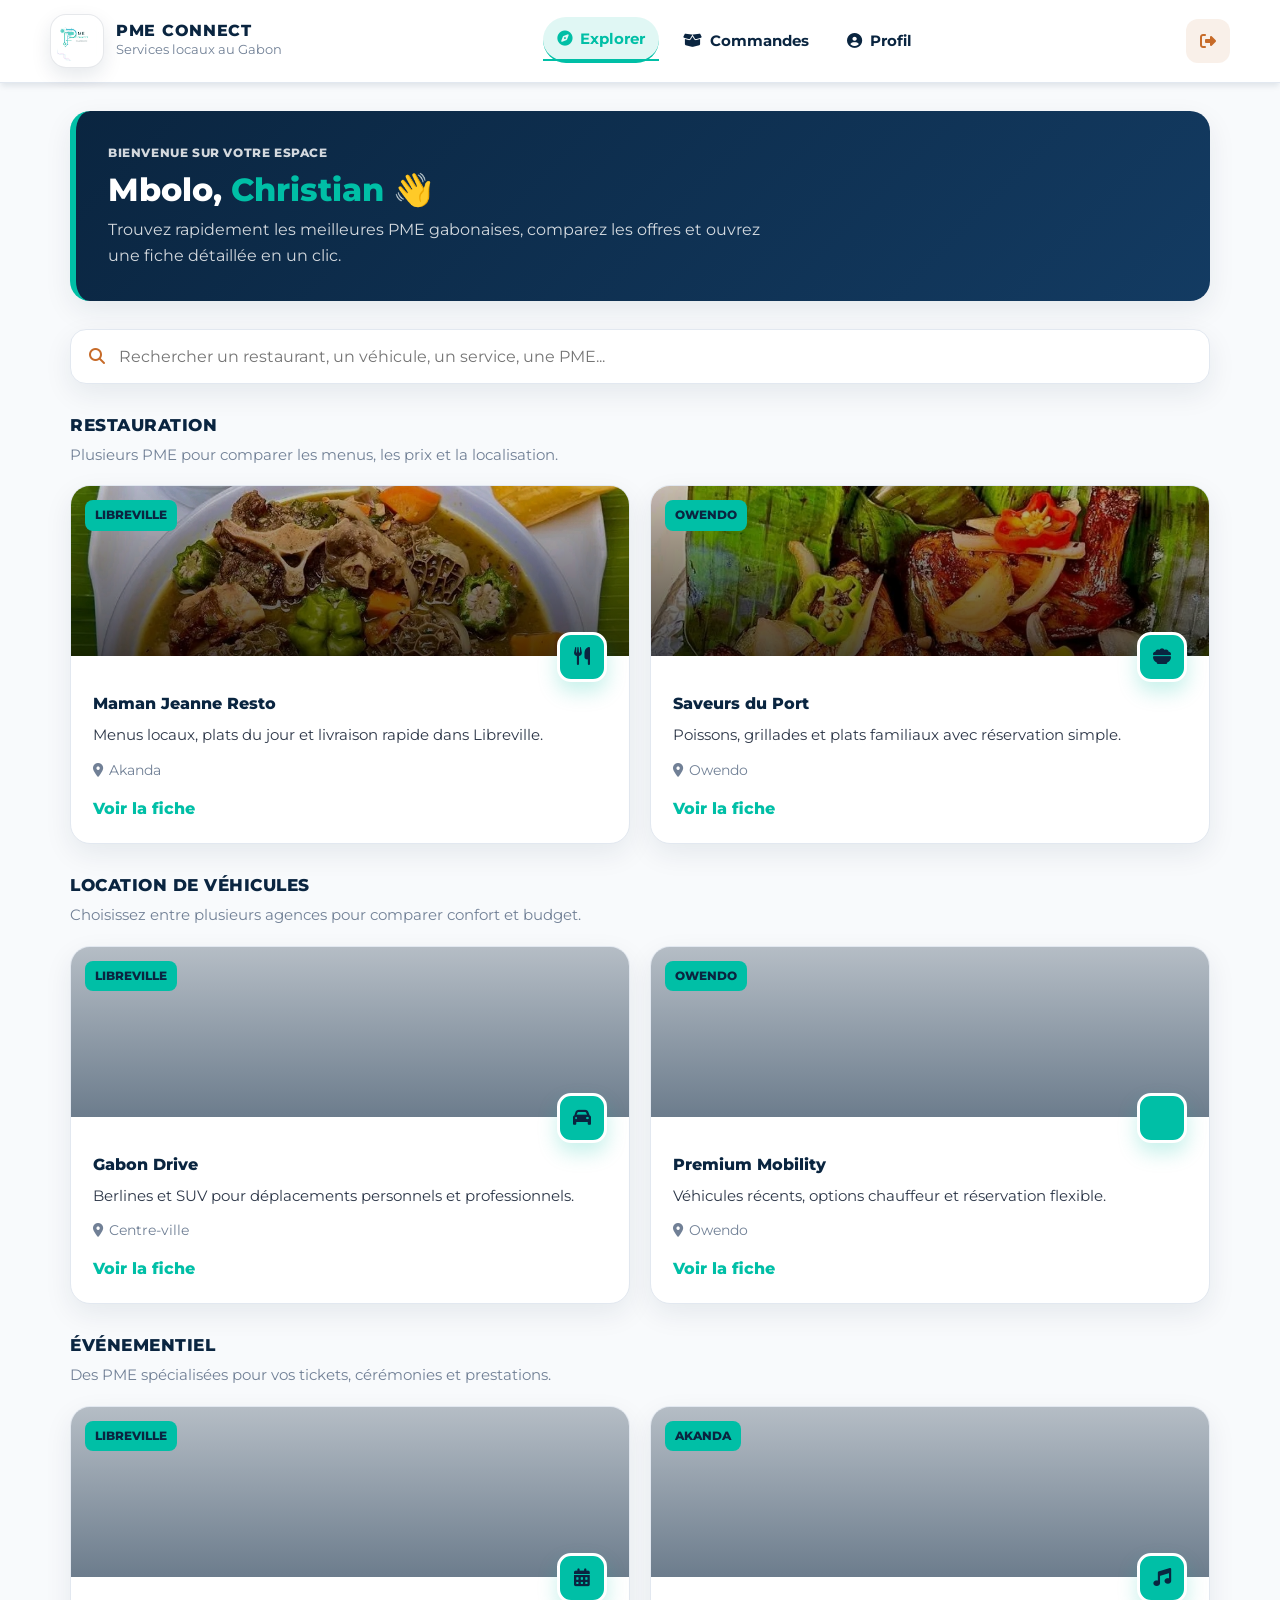
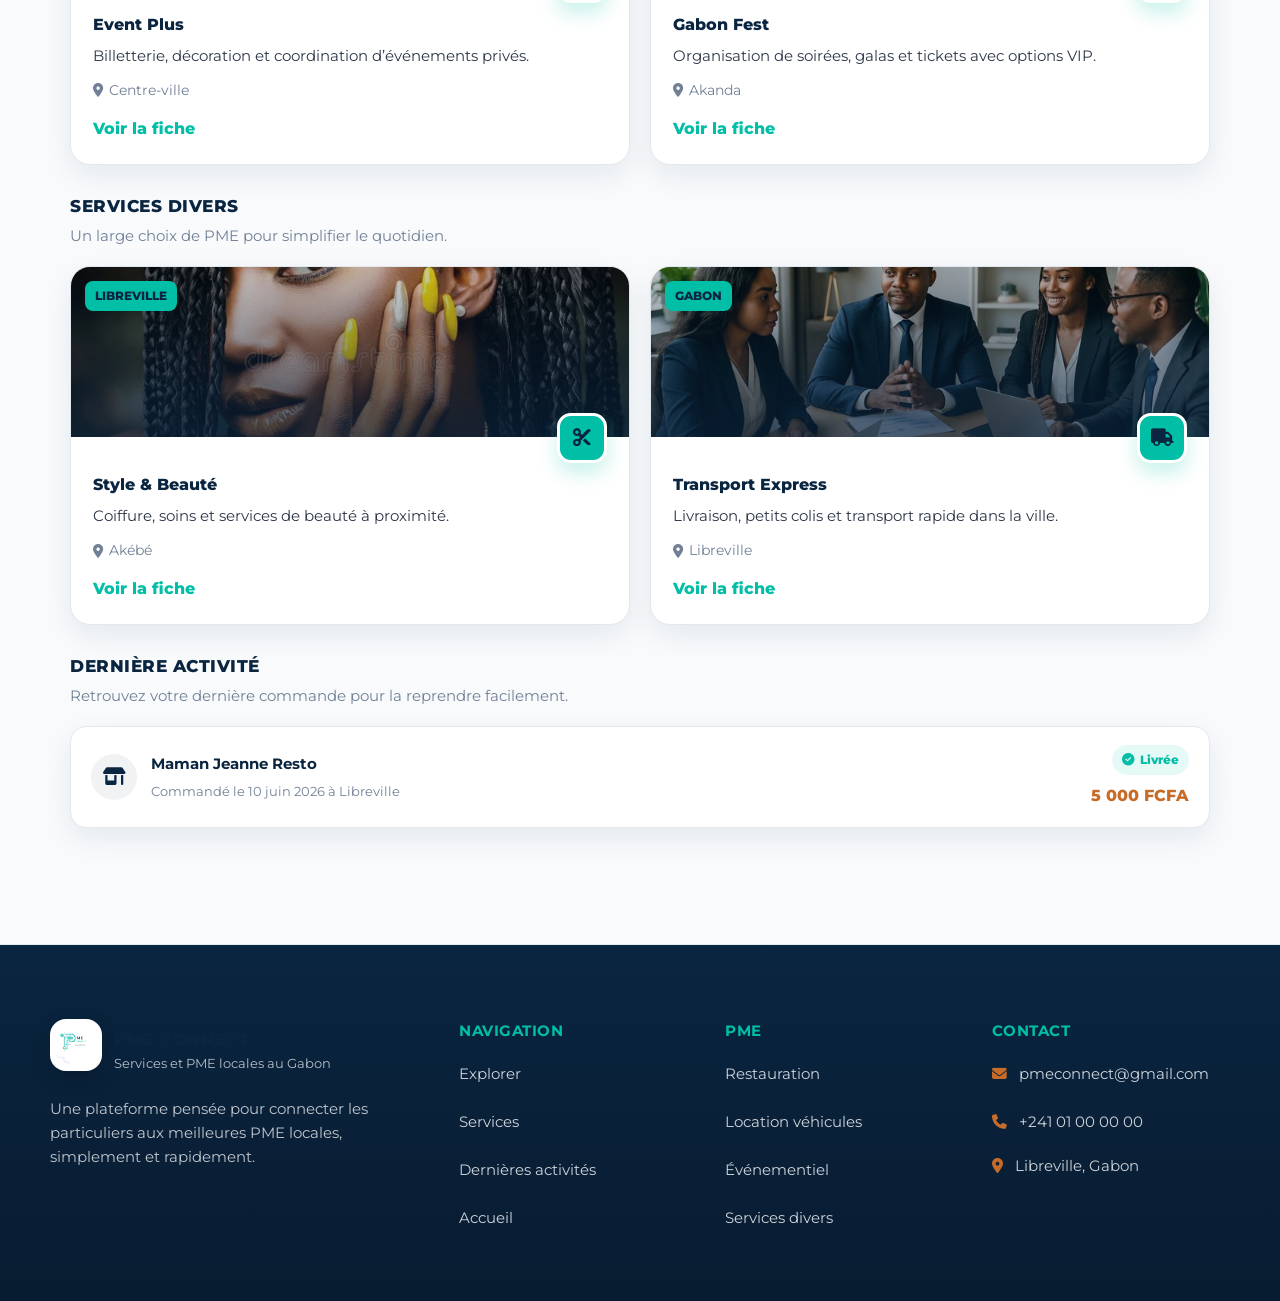
<file: client.html>
<!DOCTYPE html>
<html lang="fr">
<head>
    <meta charset="UTF-8">
    <meta name="viewport" content="width=device-width, initial-scale=1.0">
    <title>Espace Client - PME CONNECT</title>
    <link rel="preconnect" href="https://fonts.googleapis.com">
    <link rel="preconnect" href="https://fonts.gstatic.com" crossorigin>
    <link href="https://fonts.googleapis.com/css2?family=Plus+Jakarta+Sans:wght@400;500;600;700;800&display=swap" rel="stylesheet">
    <link rel="stylesheet" href="css/style.css">
    <link rel="stylesheet" href="https://cdnjs.cloudflare.com/ajax/libs/font-awesome/6.4.0/css/all.min.css">
</head>
<body class="client-body">

    <header class="navbar">
        <div class="container nav-container">
            <a href="#" class="brand-client">
                <img src="assets/images/logo1.jpeg" alt="PME CONNECT" class="brand-client-logo">
                <div class="brand-client-text">
                    <span>PME CONNECT</span>
                    <small>Services locaux au Gabon</small>
                </div>
            </a>

            <nav class="nav-links" aria-label="Navigation client">
                <a href="#services" class="active"><i class="fa-solid fa-compass"></i> Explorer</a>
                <a href="#"><i class="fa-solid fa-box-open"></i> Commandes</a>
                <a href="#"><i class="fa-solid fa-circle-user"></i> Profil</a>
            </nav>

            <a href="index.html" class="btn-logout-client" title="Déconnexion">
                <i class="fa-solid fa-right-from-bracket"></i>
            </a>
        </div>
    </header>

    <main class="container client-hub-main">
        <section class="welcome-banner-client">
            <div class="welcome-text">
                <p class="client-kicker">Bienvenue sur votre espace</p>
                <h1>Mbolo, <span class="client-name">Christian</span> 👋</h1>
                <p>Trouvez rapidement les meilleures PME gabonaises, comparez les offres et ouvrez une fiche détaillée en un clic.</p>
            </div>
        </section>

        <section class="search-container-box" aria-label="Recherche">
            <div class="search-bar-area">
                <i class="fa-solid fa-magnifying-glass"></i>
                <input type="text" placeholder="Rechercher un restaurant, un véhicule, un service, une PME...">
            </div>
        </section>

        <section class="services-section" id="services">
            <div class="section-head">
                <h2 class="hub-section-title">Restauration</h2>
                <p>Plusieurs PME pour comparer les menus, les prix et la localisation.</p>
            </div>

            <div class="service-grid">
                <a href="restaurant.html" class="hub-cat-card-premium">
                    <div class="card-image-bg card-resto-1">
                        <span class="card-badge-tag">Libreville</span>
                    </div>
                    <div class="card-premium-body">
                        <div class="card-premium-icon"><i class="fa-solid fa-utensils"></i></div>
                        <h3>Maman Jeanne Resto</h3>
                        <p>Menus locaux, plats du jour et livraison rapide dans Libreville.</p>
                        <span class="card-meta"><i class="fa-solid fa-location-dot"></i> Akanda</span>
                        <span class="card-cta">Voir la fiche</span>
                    </div>
                </a>

                <a href="restaurant.html" class="hub-cat-card-premium">
                    <div class="card-image-bg card-resto-2">
                        <span class="card-badge-tag">Owendo</span>
                    </div>
                    <div class="card-premium-body">
                        <div class="card-premium-icon"><i class="fa-solid fa-bowl-food"></i></div>
                        <h3>Saveurs du Port</h3>
                        <p>Poissons, grillades et plats familiaux avec réservation simple.</p>
                        <span class="card-meta"><i class="fa-solid fa-location-dot"></i> Owendo</span>
                        <span class="card-cta">Voir la fiche</span>
                    </div>
                </a>
            </div>
        </section>

        <section class="services-section">
            <div class="section-head">
                <h2 class="hub-section-title">Location de véhicules</h2>
                <p>Choisissez entre plusieurs agences pour comparer confort et budget.</p>
            </div>

            <div class="service-grid">
                <a href="vehicules.html" class="hub-cat-card-premium">
                    <div class="card-image-bg card-auto-1">
                        <span class="card-badge-tag">Libreville</span>
                    </div>
                    <div class="card-premium-body">
                        <div class="card-premium-icon"><i class="fa-solid fa-car"></i></div>
                        <h3>Gabon Drive</h3>
                        <p>Berlines et SUV pour déplacements personnels et professionnels.</p>
                        <span class="card-meta"><i class="fa-solid fa-location-dot"></i> Centre-ville</span>
                        <span class="card-cta">Voir la fiche</span>
                    </div>
                </a>

                <a href="vehicules.html" class="hub-cat-card-premium">
                    <div class="card-image-bg card-auto-2">
                        <span class="card-badge-tag">Owendo</span>
                    </div>
                    <div class="card-premium-body">
                        <div class="card-premium-icon"><i class="fa-solid fa-suv"></i></div>
                        <h3>Premium Mobility</h3>
                        <p>Véhicules récents, options chauffeur et réservation flexible.</p>
                        <span class="card-meta"><i class="fa-solid fa-location-dot"></i> Owendo</span>
                        <span class="card-cta">Voir la fiche</span>
                    </div>
                </a>
            </div>
        </section>

        <section class="services-section">
            <div class="section-head">
                <h2 class="hub-section-title">Événementiel</h2>
                <p>Des PME spécialisées pour vos tickets, cérémonies et prestations.</p>
            </div>

            <div class="service-grid">
                <a href="evenementiel.html" class="hub-cat-card-premium">
                    <div class="card-image-bg card-event-1">
                        <span class="card-badge-tag">Libreville</span>
                    </div>
                    <div class="card-premium-body">
                        <div class="card-premium-icon"><i class="fa-solid fa-calendar-days"></i></div>
                        <h3>Event Plus</h3>
                        <p>Billetterie, décoration et coordination d’événements privés.</p>
                        <span class="card-meta"><i class="fa-solid fa-location-dot"></i> Centre-ville</span>
                        <span class="card-cta">Voir la fiche</span>
                    </div>
                </a>

                <a href="evenementiel.html" class="hub-cat-card-premium">
                    <div class="card-image-bg card-event-2">
                        <span class="card-badge-tag">Akanda</span>
                    </div>
                    <div class="card-premium-body">
                        <div class="card-premium-icon"><i class="fa-solid fa-music"></i></div>
                        <h3>Gabon Fest</h3>
                        <p>Organisation de soirées, galas et tickets avec options VIP.</p>
                        <span class="card-meta"><i class="fa-solid fa-location-dot"></i> Akanda</span>
                        <span class="card-cta">Voir la fiche</span>
                    </div>
                </a>
            </div>
        </section>

        <section class="services-section">
            <div class="section-head">
                <h2 class="hub-section-title">Services divers</h2>
                <p>Un large choix de PME pour simplifier le quotidien.</p>
            </div>

            <div class="service-grid">
                <a href="services-divers.html" class="hub-cat-card-premium">
                    <div class="card-image-bg card-divers-1">
                        <span class="card-badge-tag">Libreville</span>
                    </div>
                    <div class="card-premium-body">
                        <div class="card-premium-icon"><i class="fa-solid fa-scissors"></i></div>
                        <h3>Style & Beauté</h3>
                        <p>Coiffure, soins et services de beauté à proximité.</p>
                        <span class="card-meta"><i class="fa-solid fa-location-dot"></i> Akébé</span>
                        <span class="card-cta">Voir la fiche</span>
                    </div>
                </a>

                <a href="services-divers.html" class="hub-cat-card-premium">
                    <div class="card-image-bg card-divers-2">
                        <span class="card-badge-tag">Gabon</span>
                    </div>
                    <div class="card-premium-body">
                        <div class="card-premium-icon"><i class="fa-solid fa-truck"></i></div>
                        <h3>Transport Express</h3>
                        <p>Livraison, petits colis et transport rapide dans la ville.</p>
                        <span class="card-meta"><i class="fa-solid fa-location-dot"></i> Libreville</span>
                        <span class="card-cta">Voir la fiche</span>
                    </div>
                </a>
            </div>
        </section>

        <section class="client-history-section">
            <div class="section-head">
                <h2 class="hub-section-title">Dernière activité</h2>
                <p>Retrouvez votre dernière commande pour la reprendre facilement.</p>
            </div>

            <div class="recent-order-card-premium">
                <div class="order-left-side">
                    <div class="shop-avatar-logo"><i class="fa-solid fa-shop"></i></div>
                    <div class="order-shop-info">
                        <strong>Maman Jeanne Resto</strong>
                        <span>Commandé le 10 juin 2026 à Libreville</span>
                    </div>
                </div>

                <div class="order-right-side">
                    <span class="badge-success-premium"><i class="fa-solid fa-circle-check"></i> Livrée</span>
                    <strong class="order-price-tag">5 000 FCFA</strong>
                </div>
            </div>
        </section>
    </main>
<footer class="site-footer">
    <div class="container footer-container">
        <div class="footer-brand">
            <a href="index.html" class="footer-logo-link">
                <img src="assets/images/logo1.jpeg" alt="PME CONNECT" class="footer-logo">
                <div class="footer-brand-text">
                    <strong>PME CONNECT</strong>
                    <span>Services et PME locales au Gabon</span>
                </div>
            </a>
            <p>
                Une plateforme pensée pour connecter les particuliers aux meilleures PME locales, simplement et rapidement.
            </p>
        </div>

        <div class="footer-column">
            <h4>Navigation</h4>
            <a href="client.html">Explorer</a>
            <a href="client.html#services">Services</a>
            <a href="client.html#actus">Dernières activités</a>
            <a href="index.html">Accueil</a>
        </div>

        <div class="footer-column">
            <h4>PME</h4>
            <a href="restaurant-menu.html">Restauration</a>
            <a href="vehicules.html">Location véhicules</a>
            <a href="evenementiel.html">Événementiel</a>
            <a href="services-divers.html">Services divers</a>
        </div>

        <div class="footer-column">
            <h4>Contact</h4>
            <a href="mailto:pmeconnect@gmail.com"><i class="fa-solid fa-envelope"></i> pmeconnect@gmail.com</a>
            <a href="tel:+24101000000"><i class="fa-solid fa-phone"></i> +241 01 00 00 00</a>
            <span><i class="fa-solid fa-location-dot"></i> Libreville, Gabon</span>
        </div>
    </div>
    </div>
</footer>
</body>
</html>
</file>
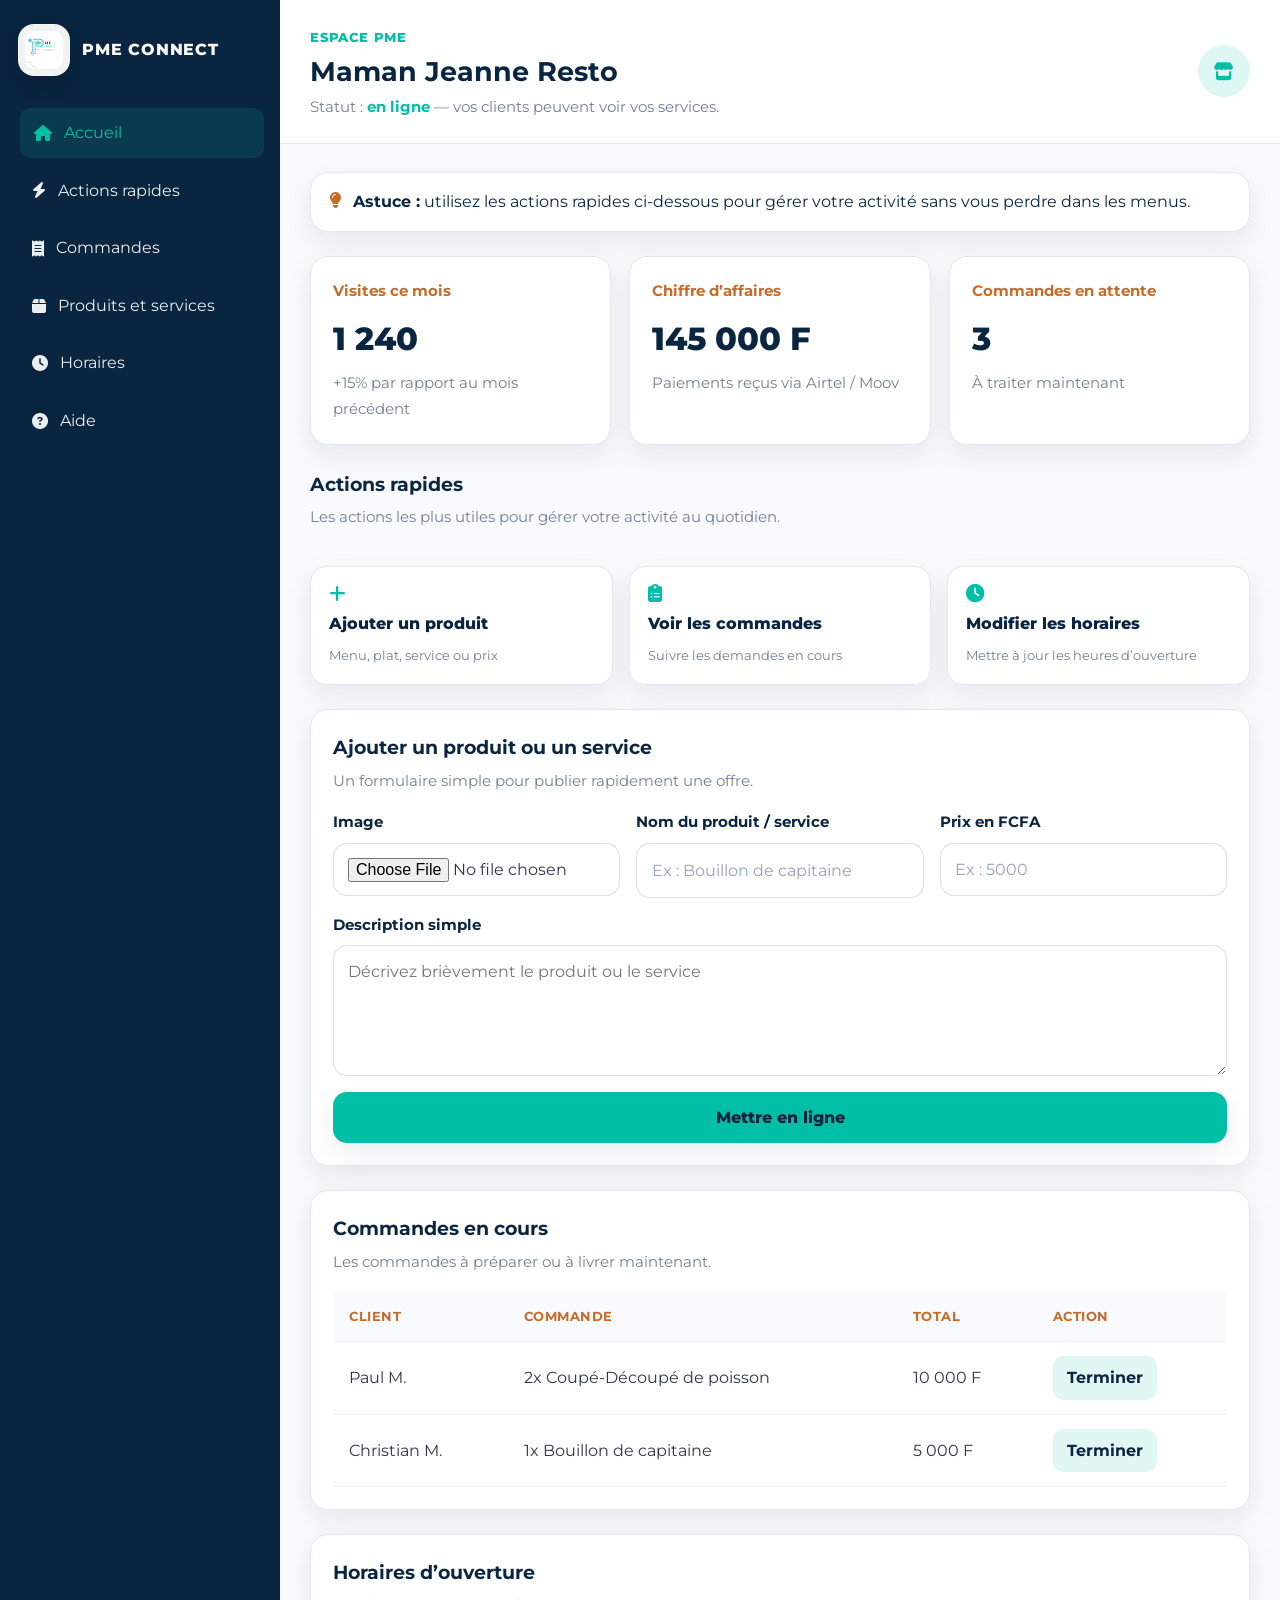
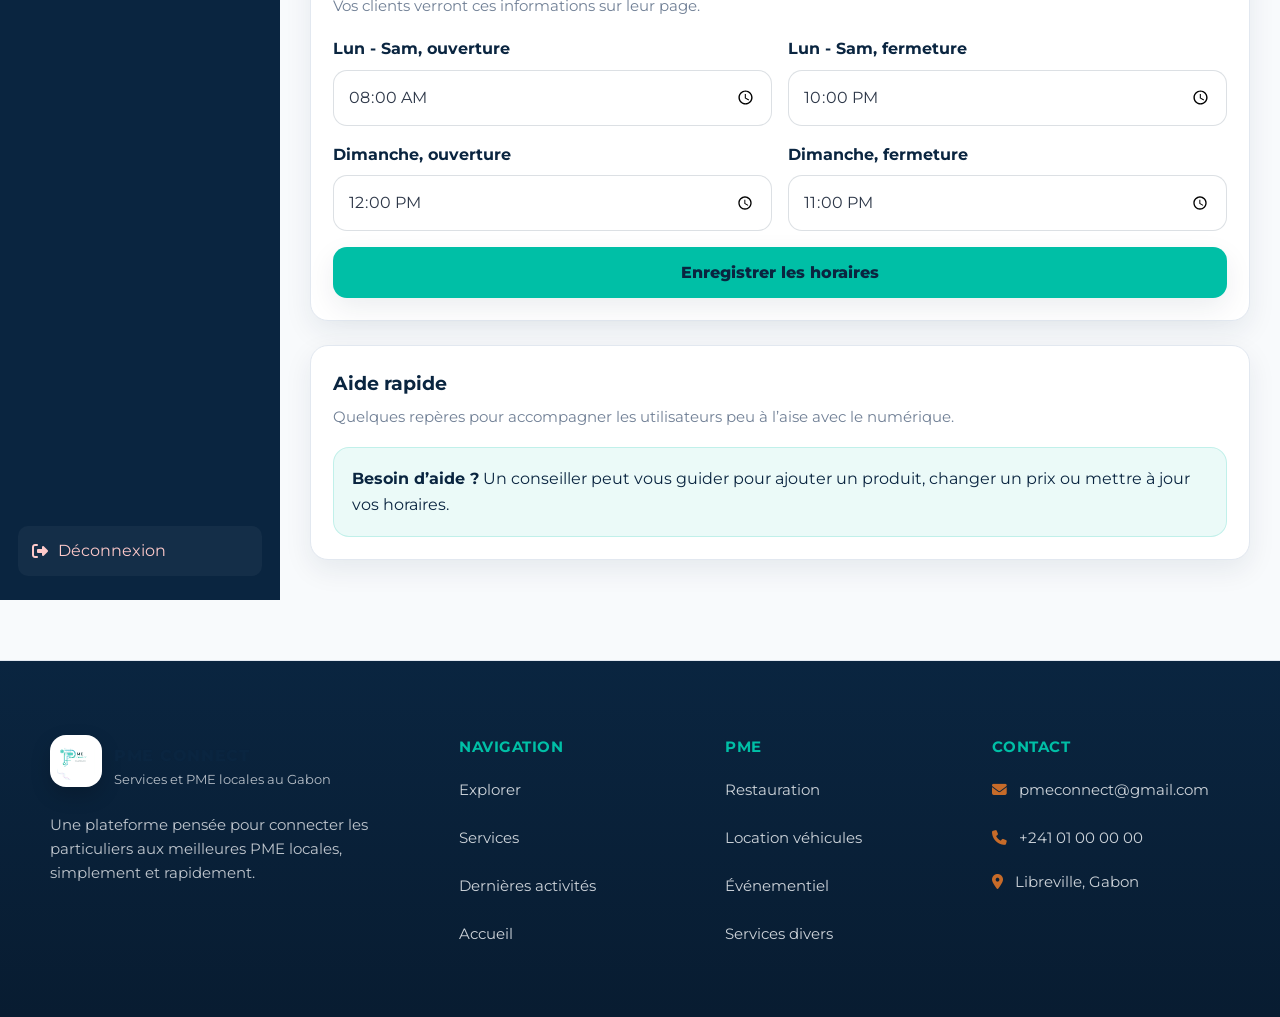
<file: dashboard.html>
<!DOCTYPE html>
<html lang="fr">
<head>
    <meta charset="UTF-8">
    <meta name="viewport" content="width=device-width, initial-scale=1.0">
    <title>Tableau de bord PME - PME CONNECT</title>
    <link rel="stylesheet" href="css/style.css">
    <link rel="stylesheet" href="https://cdnjs.cloudflare.com/ajax/libs/font-awesome/6.4.0/css/all.min.css">
</head>
<body class="dashboard-body">
    <!-- Conteneur principal pour le dashboard -->
    <div class="main-wrapper">
        <aside class="sidebar">
            <div class="sidebar-brand">
                <a href="index.html" class="brand-link">
                    <img src="assets/images/logo1.jpeg" alt="Logo PME CONNECT" class="brand-logo">
                    <span>PME CONNECT</span>
                </a>
            </div>

            <nav class="sidebar-menu" aria-label="Navigation du tableau de bord">
                <a href="#accueil" class="active"><i class="fa-solid fa-house"></i> Accueil</a>
                <a href="#actions-rapides"><i class="fa-solid fa-bolt"></i> Actions rapides</a>
                <a href="#commandes"><i class="fa-solid fa-receipt"></i> Commandes</a>
                <a href="#produits"><i class="fa-solid fa-box"></i> Produits et services</a>
                <a href="#horaires"><i class="fa-solid fa-clock"></i> Horaires</a>
                <a href="#aide"><i class="fa-solid fa-circle-question"></i> Aide</a>
            </nav>

            <div class="sidebar-footer">
                <a href="index.html" class="btn-logout">
                    <i class="fa-solid fa-right-from-bracket"></i> Déconnexion
                </a>
            </div>
        </aside>

        <div class="dashboard-content">
            <header class="topbar" id="accueil">
                <div class="welcome-msg">
                    <span class="section-kicker">Espace PME</span>
                    <h1>Maman Jeanne Resto</h1>
                    <p>Statut : <strong class="status-online">en ligne</strong> — vos clients peuvent voir vos services.</p>
                </div>
                <div class="user-profile" aria-label="Profil de l'entreprise">
                    <div class="profile-avatar"><i class="fa-solid fa-store"></i></div>
                </div>
            </header>

            <main class="dashboard-main">
                <section class="info-banner">
                    <i class="fa-solid fa-lightbulb"></i>
                    <p><strong>Astuce :</strong> utilisez les actions rapides ci-dessous pour gérer votre activité sans vous perdre dans les menus.</p>
                </section>

                <section class="stats-grid">
                    <article class="stat-card">
                        <h2>Visites ce mois</h2>
                        <p class="stat-number">1 240</p>
                        <span class="stat-desc">+15% par rapport au mois précédent</span>
                    </article>
                    <article class="stat-card">
                        <h2>Chiffre d’affaires</h2>
                        <p class="stat-number">145 000 F</p>
                        <span class="stat-desc">Paiements reçus via Airtel / Moov</span>
                    </article>
                    <article class="stat-card">
                        <h2>Commandes en attente</h2>
                        <p class="stat-number">3</p>
                        <span class="stat-desc">À traiter maintenant</span>
                    </article>
                </section>

                <section class="quick-actions" id="actions-rapides">
                    <div class="section-heading">
                        <h2>Actions rapides</h2>
                        <p>Les actions les plus utiles pour gérer votre activité au quotidien.</p>
                    </div>
                    <div class="action-grid">
                        <a href="#produits" class="action-card">
                            <i class="fa-solid fa-plus"></i>
                            <span>Ajouter un produit</span>
                            <small>Menu, plat, service ou prix</small>
                        </a>
                        <a href="#commandes" class="action-card">
                            <i class="fa-solid fa-clipboard-list"></i>
                            <span>Voir les commandes</span>
                            <small>Suivre les demandes en cours</small>
                        </a>
                        <a href="#horaires" class="action-card">
                            <i class="fa-solid fa-clock"></i>
                            <span>Modifier les horaires</span>
                            <small>Mettre à jour les heures d’ouverture</small>
                        </a>
                    </div>
                </section>

                <section class="dashboard-panel" id="produits">
                    <div class="section-heading">
                        <h2>Ajouter un produit ou un service</h2>
                        <p>Un formulaire simple pour publier rapidement une offre.</p>
                    </div>
                    <form class="simple-form" action="#produits" method="POST">
                        <div class="form-grid">
                            <div class="form-group">
                                <label for="product-image">Image</label>
                                <input type="file" id="product-image" accept="image/*">
                            </div>
                            <div class="form-group">
                                <label for="product-name">Nom du produit / service</label>
                                <input type="text" id="product-name" placeholder="Ex : Bouillon de capitaine" required>
                            </div>
                            <div class="form-group">
                                <label for="product-price">Prix en FCFA</label>
                                <input type="number" id="product-price" placeholder="Ex : 5000" required>
                            </div>
                        </div>
                        <div class="form-group">
                            <label for="product-desc">Description simple</label>
                            <textarea id="product-desc" rows="4" placeholder="Décrivez brièvement le produit ou le service" required></textarea>
                        </div>
                        <button type="submit" class="btn-primary">Mettre en ligne</button>
                    </form>
                </section>

                <section class="dashboard-panel" id="commandes">
                    <div class="section-heading">
                        <h2>Commandes en cours</h2>
                        <p>Les commandes à préparer ou à livrer maintenant.</p>
                    </div>
                    <div class="table-responsive">
                        <table class="dashboard-table">
                            <thead>
                                <tr>
                                    <th>Client</th>
                                    <th>Commande</th>
                                    <th>Total</th>
                                    <th>Action</th>
                                </tr>
                            </thead>
                            <tbody>
                                <tr>
                                    <td>Paul M.</td>
                                    <td>2x Coupé-Découpé de poisson</td>
                                    <td>10 000 F</td>
                                    <td><a href="#commandes" class="btn-table">Terminer</a></td>
                                </tr>
                                <tr>
                                    <td>Christian M.</td>
                                    <td>1x Bouillon de capitaine</td>
                                    <td>5 000 F</td>
                                    <td><a href="#commandes" class="btn-table">Terminer</a></td>
                                </tr>
                            </tbody>
                        </table>
                    </div>
                </section>

                <section class="dashboard-panel" id="horaires">
                    <div class="section-heading">
                        <h2>Horaires d’ouverture</h2>
                        <p>Vos clients verront ces informations sur leur page.</p>
                    </div>
                    <form class="hours-form" action="#horaires" method="POST">
                        <div class="hours-grid">
                            <div class="hour-item">
                                <label for="weekday-open">Lun - Sam, ouverture</label>
                                <input type="time" id="weekday-open" value="08:00">
                            </div>
                            <div class="hour-item">
                                <label for="weekday-close">Lun - Sam, fermeture</label>
                                <input type="time" id="weekday-close" value="22:00">
                            </div>
                            <div class="hour-item">
                                <label for="sunday-open">Dimanche, ouverture</label>
                                <input type="time" id="sunday-open" value="12:00">
                            </div>
                            <div class="hour-item">
                                <label for="sunday-close">Dimanche, fermeture</label>
                                <input type="time" id="sunday-close" value="23:00">
                            </div>
                        </div>
                        <button type="submit" class="btn-primary">Enregistrer les horaires</button>
                    </form>
                </section>

                <section class="dashboard-panel" id="aide">
                    <div class="section-heading">
                        <h2>Aide rapide</h2>
                        <p>Quelques repères pour accompagner les utilisateurs peu à l’aise avec le numérique.</p>
                    </div>
                    <div class="help-box">
                        <p><strong>Besoin d’aide ?</strong> Un conseiller peut vous guider pour ajouter un produit, changer un prix ou mettre à jour vos horaires.</p>
                    </div>
                </section>
            </main>
        </div>
    </div>

    <!-- Footer ancré en bas -->
    <footer class="site-footer">
        <div class="container footer-container">
            <div class="footer-brand">
                <a href="index.html" class="footer-logo-link">
                    <img src="assets/images/logo1.jpeg" alt="PME CONNECT" class="footer-logo">
                    <div class="footer-brand-text">
                        <strong>PME CONNECT</strong>
                        <span>Services et PME locales au Gabon</span>
                    </div>
                </a>
                <p>Une plateforme pensée pour connecter les particuliers aux meilleures PME locales, simplement et rapidement.</p>
            </div>
            <div class="footer-column">
                <h4>Navigation</h4>
                <a href="client.html">Explorer</a>
                <a href="client.html#services">Services</a>
                <a href="client.html#actus">Dernières activités</a>
                <a href="index.html">Accueil</a>
            </div>
            <div class="footer-column">
                <h4>PME</h4>
                <a href="restaurant-menu.html">Restauration</a>
                <a href="vehicules.html">Location véhicules</a>
                <a href="evenementiel.html">Événementiel</a>
                <a href="services-divers.html">Services divers</a>
            </div>
            <div class="footer-column">
                <h4>Contact</h4>
                <a href="mailto:pmeconnect@gmail.com"><i class="fa-solid fa-envelope"></i> pmeconnect@gmail.com</a>
                <a href="tel:+24101000000"><i class="fa-solid fa-phone"></i> +241 01 00 00 00</a>
                <span><i class="fa-solid fa-location-dot"></i> Libreville, Gabon</span>
            </div>
        </div>
    </footer>
</body>
</html>
</file>
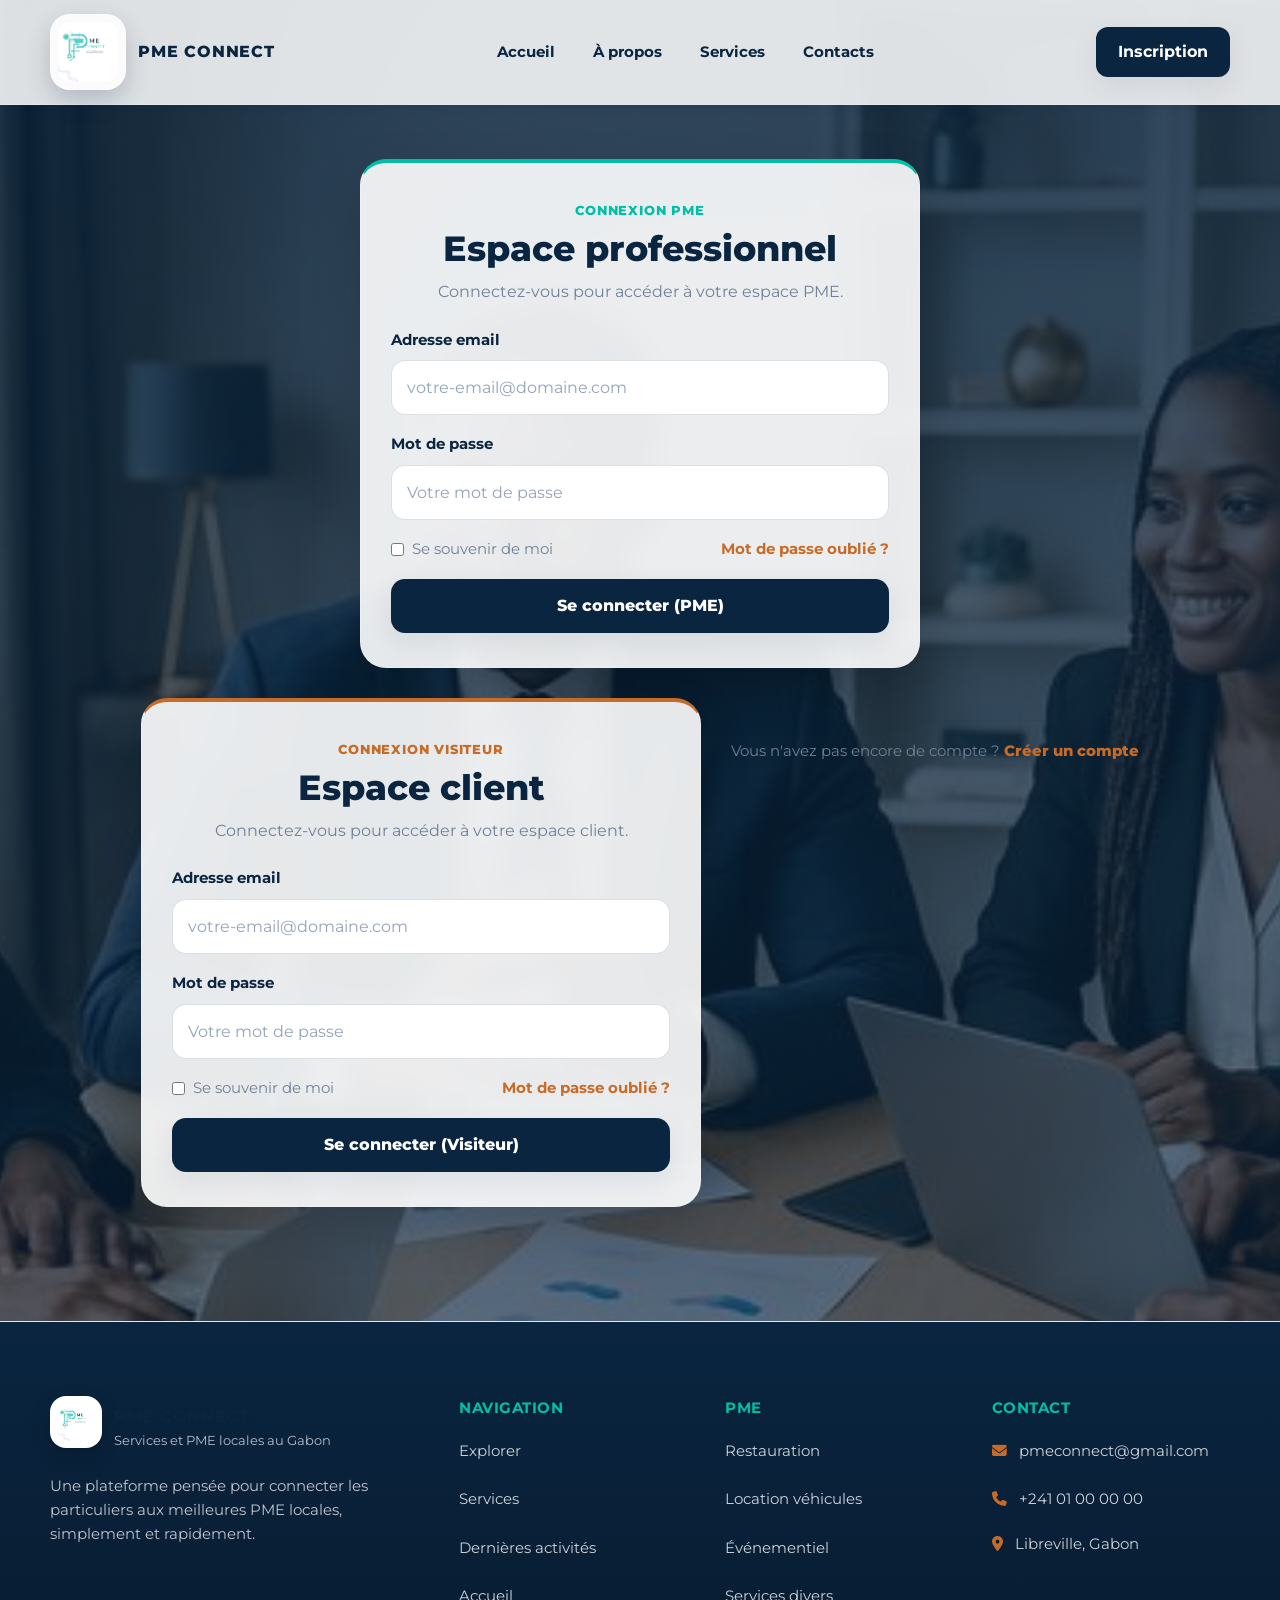
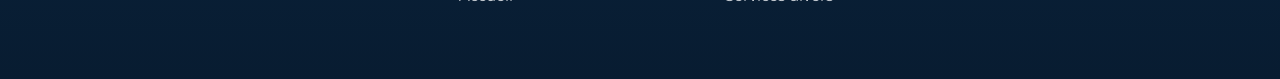
<file: inscription.html>
<!DOCTYPE html>
<html lang="fr">
<head>
    <meta charset="UTF-8">
    <meta name="viewport" content="width=device-width, initial-scale=1.0">
    <title>Connexion - PME CONNECT</title>
    <link rel="stylesheet" href="css/style.css">
    <link href="https://fonts.googleapis.com/css2?family=Poppins:wght@300;400;500;600;700;800&display=swap" rel="stylesheet">
    <link rel="stylesheet" href="https://cdnjs.cloudflare.com/ajax/libs/font-awesome/6.4.0/css/all.min.css">
</head>

<body class="auth-page">
    <header class="navbar">
        <div class="container nav-container">
            <a href="index.html" class="logo-area" aria-label="Retour à l'accueil">
                <img src="assets/images/logo1.jpeg" alt="Logo PME CONNECT" class="logo-img">
                <span class="brand-name">PME CONNECT</span>
            </a>

            <nav class="nav-links" aria-label="Navigation principale">
                <a href="index.html">Accueil</a>
                <a href="index.html#apropos">À propos</a>
                <a href="index.html#services">Services</a>
                <a href="index.html#contact">Contacts</a>
            </nav>

            <a href="inscription2.html" class="btn-connect">Inscription</a>
        </div>
    </header>

    <main class="auth-section">
        <div class="container auth-container">
            
            <!-- Formulaire PME -->
            <section class="auth-card pme-card" aria-labelledby="pme-login-title">
                <div class="auth-card-header">
                    <span class="section-kicker">Connexion PME</span>
                    <h1 id="pme-login-title">Espace professionnel</h1>
                    <p>Connectez-vous pour accéder à votre espace PME.</p>
                </div>

                <!-- method="GET" pour éviter 405 sur GitHub Pages -->
                <form action="dashboard.html" method="GET" class="auth-form">
                    <div class="form-group">
                        <label for="pme-email">Adresse email</label>
                        <input type="email" id="pme-email" name="email" placeholder="votre-email@domaine.com" autocomplete="username" required>
                    </div>

                    <div class="form-group">
                        <label for="pme-password">Mot de passe</label>
                        <input type="password" id="pme-password" name="password" placeholder="Votre mot de passe" autocomplete="current-password" required>
                    </div>

                    <div class="auth-row">
                        <label class="remember-me">
                            <input type="checkbox" name="remember">
                            <span>Se souvenir de moi</span>
                        </label>

                        <a href="#" class="forgot-password">Mot de passe oublié ?</a>
                    </div>

                    <button type="submit" class="btn-submit btn-login btn-login-pme">Se connecter (PME)</button>
                </form>
            </section>

            <!-- Formulaire Visiteur -->
            <section class="auth-card visitor-card" aria-labelledby="visitor-login-title">
                <div class="auth-card-header">
                    <span class="section-kicker">Connexion Visiteur</span>
                    <h1 id="visitor-login-title">Espace client</h1>
                    <p>Connectez-vous pour accéder à votre espace client.</p>
                </div>

                <!-- method="GET" pour éviter 405 sur GitHub Pages -->
                <form action="client.html" method="GET" class="auth-form">
                    <div class="form-group">
                        <label for="visitor-email">Adresse email</label>
                        <input type="email" id="visitor-email" name="email" placeholder="votre-email@domaine.com" autocomplete="username" required>
                    </div>

                    <div class="form-group">
                        <label for="visitor-password">Mot de passe</label>
                        <input type="password" id="visitor-password" name="password" placeholder="Votre mot de passe" autocomplete="current-password" required>
                    </div>

                    <div class="auth-row">
                        <label class="remember-me">
                            <input type="checkbox" name="remember">
                            <span>Se souvenir de moi</span>
                        </label>

                        <a href="#" class="forgot-password">Mot de passe oublié ?</a>
                    </div>

                    <button type="submit" class="btn-submit btn-login btn-login-visitor">Se connecter (Visiteur)</button>
                </form>
            </section>

            <!-- Lien vers création de compte -->
            <div class="auth-switch-link">
                <p>Vous n'avez pas encore de compte ? <a href="inscription2.html">Créer un compte</a></p>
            </div>
            
        </div>
    </main>

    <footer class="site-footer">
        <div class="container footer-container">
            <div class="footer-brand">
                <a href="index.html" class="footer-logo-link">
                    <img src="assets/images/logo1.jpeg" alt="PME CONNECT" class="footer-logo">
                    <div class="footer-brand-text">
                        <strong>PME CONNECT</strong>
                        <span>Services et PME locales au Gabon</span>
                    </div>
                </a>
                <p>
                    Une plateforme pensée pour connecter les particuliers aux meilleures PME locales, simplement et rapidement.
                </p>
            </div>

            <div class="footer-column">
                <h4>Navigation</h4>
                <a href="client.html">Explorer</a>
                <a href="client.html#services">Services</a>
                <a href="client.html#actus">Dernières activités</a>
                <a href="index.html">Accueil</a>
            </div>

            <div class="footer-column">
                <h4>PME</h4>
                <a href="restaurant-menu.html">Restauration</a>
                <a href="vehicules.html">Location véhicules</a>
                <a href="evenementiel.html">Événementiel</a>
                <a href="services-divers.html">Services divers</a>
            </div>

            <div class="footer-column">
                <h4>Contact</h4>
                <a href="mailto:pmeconnect@gmail.com"><i class="fa-solid fa-envelope"></i> pmeconnect@gmail.com</a>
                <a href="tel:+24101000000"><i class="fa-solid fa-phone"></i> +241 01 00 00 00</a>
                <span><i class="fa-solid fa-location-dot"></i> Libreville, Gabon</span>
            </div>
        </div>
    </footer>
</body>
</html>
</file>
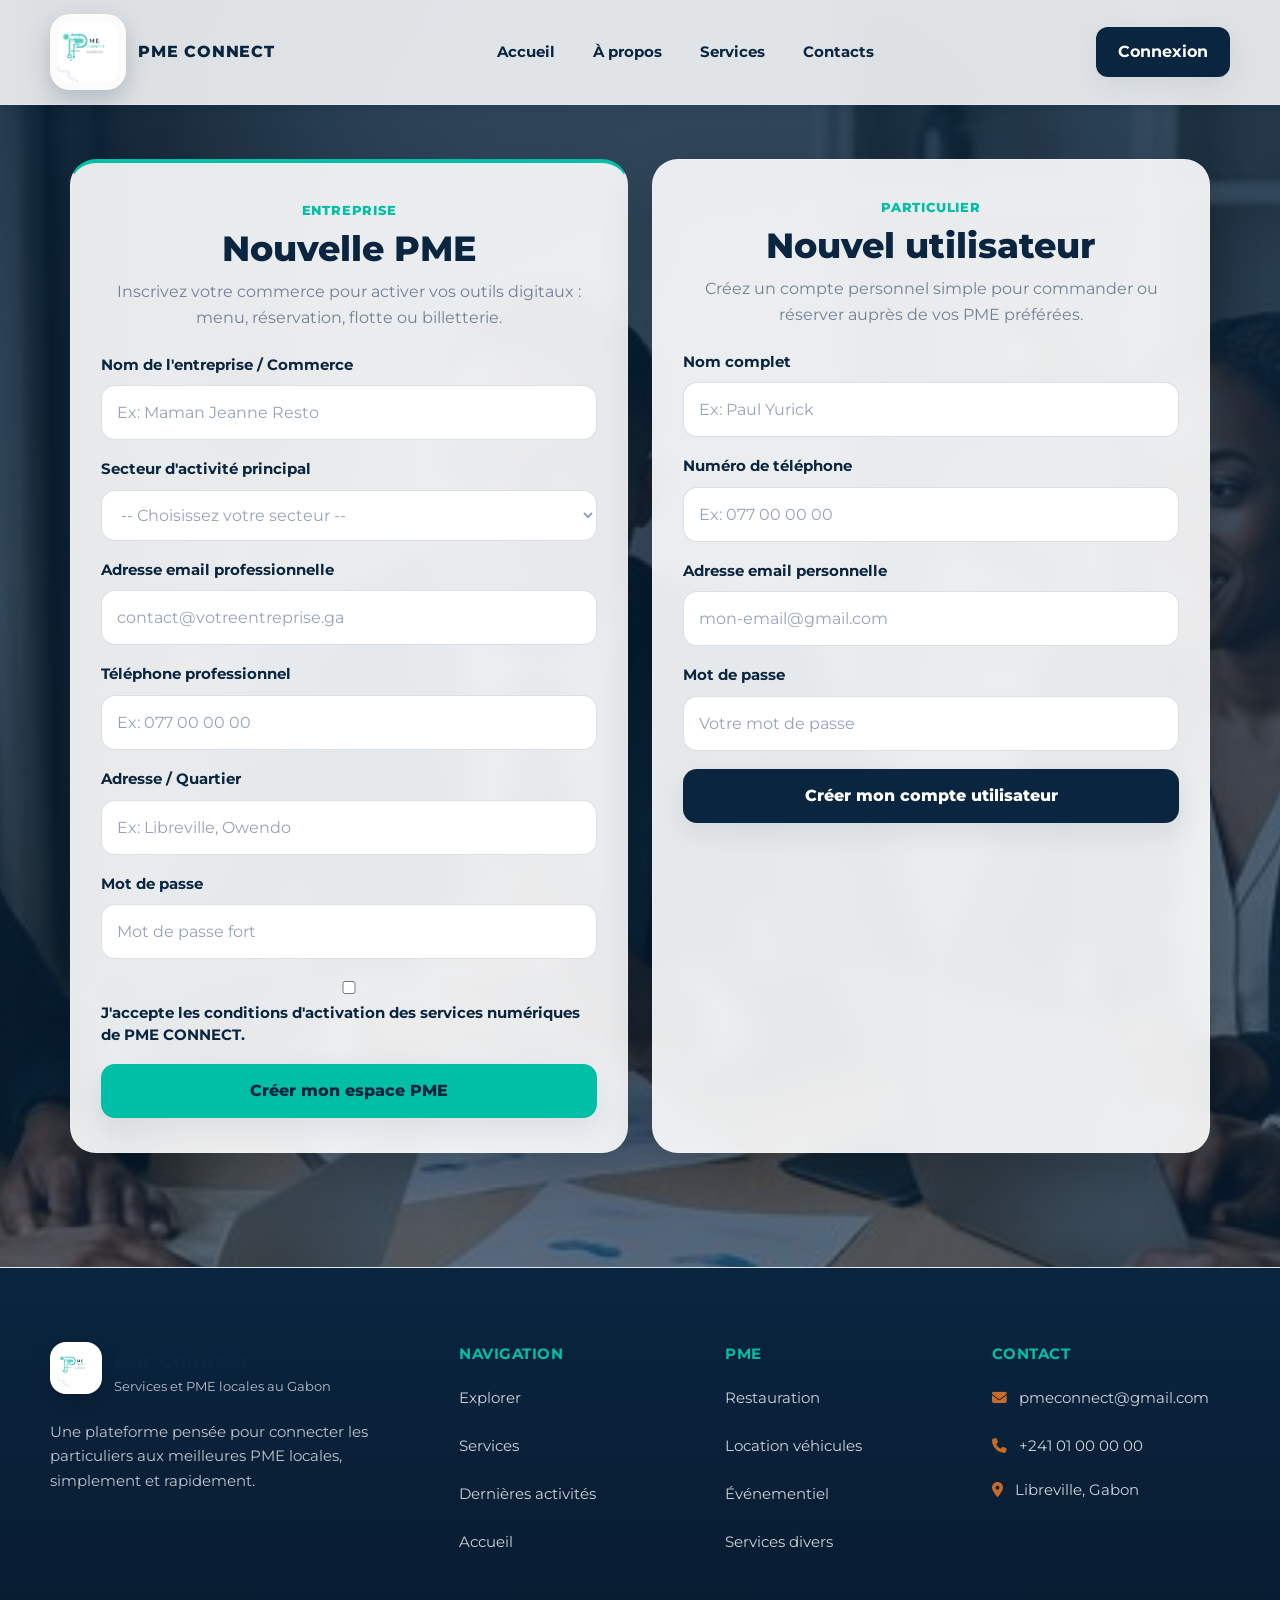
<file: inscription2.html>
<!DOCTYPE html>
<html lang="fr">
<head>
    <meta charset="UTF-8">
    <meta name="viewport" content="width=device-width, initial-scale=1.0">
    <title>Inscription - PME CONNECT</title>
    <link rel="stylesheet" href="css/style.css">
    <link rel="preconnect" href="https://fonts.googleapis.com">
    <link rel="preconnect" href="https://fonts.gstatic.com" crossorigin>
    <link href="https://fonts.googleapis.com/css2?family=Poppins:wght@300;400;500;600;700;800&display=swap" rel="stylesheet">
    <link rel="stylesheet" href="https://cdnjs.cloudflare.com/ajax/libs/font-awesome/6.4.0/css/all.min.css">
</head>

<body class="auth-page">

    <header class="navbar">
        <div class="container nav-container">
            <a href="index.html" class="logo-area">
                <img src="assets/images/logo1.jpeg" alt="Logo PME CONNECT" class="logo-img">
                <span class="brand-name">PME CONNECT</span>
            </a>

            <nav class="nav-links">
                <a href="index.html">Accueil</a>
                <a href="index.html#apropos">À propos</a>
                <a href="index.html#services">Services</a>
                <a href="index.html#contact">Contacts</a>
            </nav>

            <a href="connexion.html" class="btn-connect">Connexion</a>
        </div>
    </header>

    <main class="auth-section">
        <div class="container auth-container">
            <div class="register-layout">

                <!-- Formulaire PME -->
                <section class="auth-card register-card pme-card" aria-labelledby="pme-title">
                    <div class="auth-card-header">
                        <span class="section-kicker">Entreprise</span>
                        <h1 id="pme-title">Nouvelle PME</h1>
                        <p>Inscrivez votre commerce pour activer vos outils digitaux : menu, réservation, flotte ou billetterie.</p>
                    </div>
                    
                    <!-- method="GET" pour éviter 405 sur GitHub Pages -->
                    <form action="dashboard.html" method="GET" class="auth-form">
                        <div class="form-group">
                            <label for="reg-company">Nom de l'entreprise / Commerce</label>
                            <input type="text" id="reg-company" name="company_name" placeholder="Ex: Maman Jeanne Resto" required>
                        </div>

                        <div class="form-group">
                            <label for="reg-sector">Secteur d'activité principal</label>
                            <select id="reg-sector" name="company_sector" required>
                                <option value="" disabled selected>-- Choisissez votre secteur --</option>
                                <option value="restauration">Restauration</option>
                                <option value="location">Location de véhicules</option>
                                <option value="evenementiel">Événementiel</option>
                                <option value="autres">Autre secteur</option>
                            </select>
                        </div>

                        <div class="form-group">
                            <label for="reg-email-pme">Adresse email professionnelle</label>
                            <input type="email" id="reg-email-pme" name="email" placeholder="contact@votreentreprise.ga" autocomplete="email" required>
                        </div>

                        <div class="form-group">
                            <label for="reg-phone-pme">Téléphone professionnel</label>
                            <input type="text" id="reg-phone-pme" name="phone" placeholder="Ex: 077 00 00 00" required>
                        </div>

                        <div class="form-group">
                            <label for="reg-address-pme">Adresse / Quartier</label>
                            <input type="text" id="reg-address-pme" name="address" placeholder="Ex: Libreville, Owendo" required>
                        </div>

                        <div class="form-group">
                            <label for="reg-password-pme">Mot de passe</label>
                            <input type="password" id="reg-password-pme" name="password" placeholder="Mot de passe fort" autocomplete="new-password" required>
                        </div>

                        <div class="form-group checkbox-group">
                            <input type="checkbox" id="terms-pme" required>
                            <label for="terms-pme">J'accepte les conditions d'activation des services numériques de PME CONNECT.</label>
                        </div>

                        <button type="submit" class="btn-submit btn-register">Créer mon espace PME</button>
                    </form>
                </section>

                <!-- Formulaire Particulier -->
                <section class="auth-card register-card" aria-labelledby="user-title">
                    <div class="auth-card-header">
                        <span class="section-kicker user-kicker">Particulier</span>
                        <h1 id="user-title">Nouvel utilisateur</h1>
                        <p>Créez un compte personnel simple pour commander ou réserver auprès de vos PME préférées.</p>
                    </div>
                    
                    <!-- method="GET" pour éviter 405 sur GitHub Pages -->
                    <form action="client.html" method="GET" class="auth-form">
                        <div class="form-group">
                            <label for="user-name">Nom complet</label>
                            <input type="text" id="user-name" name="user_name" placeholder="Ex: Paul Yurick" required>
                        </div>

                        <div class="form-group">
                            <label for="user-phone">Numéro de téléphone</label>
                            <input type="text" id="user-phone" name="user_phone" placeholder="Ex: 077 00 00 00" required>
                        </div>

                        <div class="form-group">
                            <label for="user-email">Adresse email personnelle</label>
                            <input type="email" id="user-email" name="user_email" placeholder="mon-email@gmail.com" autocomplete="email" required>
                        </div>

                        <div class="form-group">
                            <label for="user-password">Mot de passe</label>
                            <input type="password" id="user-password" name="user_password" placeholder="Votre mot de passe" autocomplete="new-password" required>
                        </div>

                        <button type="submit" class="btn-submit btn-login">Créer mon compte utilisateur</button>
                    </form>
                </section>

            </div>
        </div>
    </main>

    <footer class="site-footer">
        <div class="container footer-container">
            <div class="footer-brand">
                <a href="index.html" class="footer-logo-link">
                    <img src="assets/images/logo1.jpeg" alt="PME CONNECT" class="footer-logo">
                    <div class="footer-brand-text">
                        <strong>PME CONNECT</strong>
                        <span>Services et PME locales au Gabon</span>
                    </div>
                </a>
                <p>
                    Une plateforme pensée pour connecter les particuliers aux meilleures PME locales, simplement et rapidement.
                </p>
            </div>

            <div class="footer-column">
                <h4>Navigation</h4>
                <a href="client.html">Explorer</a>
                <a href="client.html#services">Services</a>
                <a href="client.html#actus">Dernières activités</a>
                <a href="index.html">Accueil</a>
            </div>

            <div class="footer-column">
                <h4>PME</h4>
                <a href="restaurant-menu.html">Restauration</a>
                <a href="vehicules.html">Location véhicules</a>
                <a href="evenementiel.html">Événementiel</a>
                <a href="services-divers.html">Services divers</a>
            </div>

            <div class="footer-column">
                <h4>Contact</h4>
                <a href="mailto:pmeconnect@gmail.com"><i class="fa-solid fa-envelope"></i> pmeconnect@gmail.com</a>
                <a href="tel:+24101000000"><i class="fa-solid fa-phone"></i> +241 01 00 00 00</a>
                <span><i class="fa-solid fa-location-dot"></i> Libreville, Gabon</span>
            </div>
        </div>
    </footer>
</body>
</html>
</file>
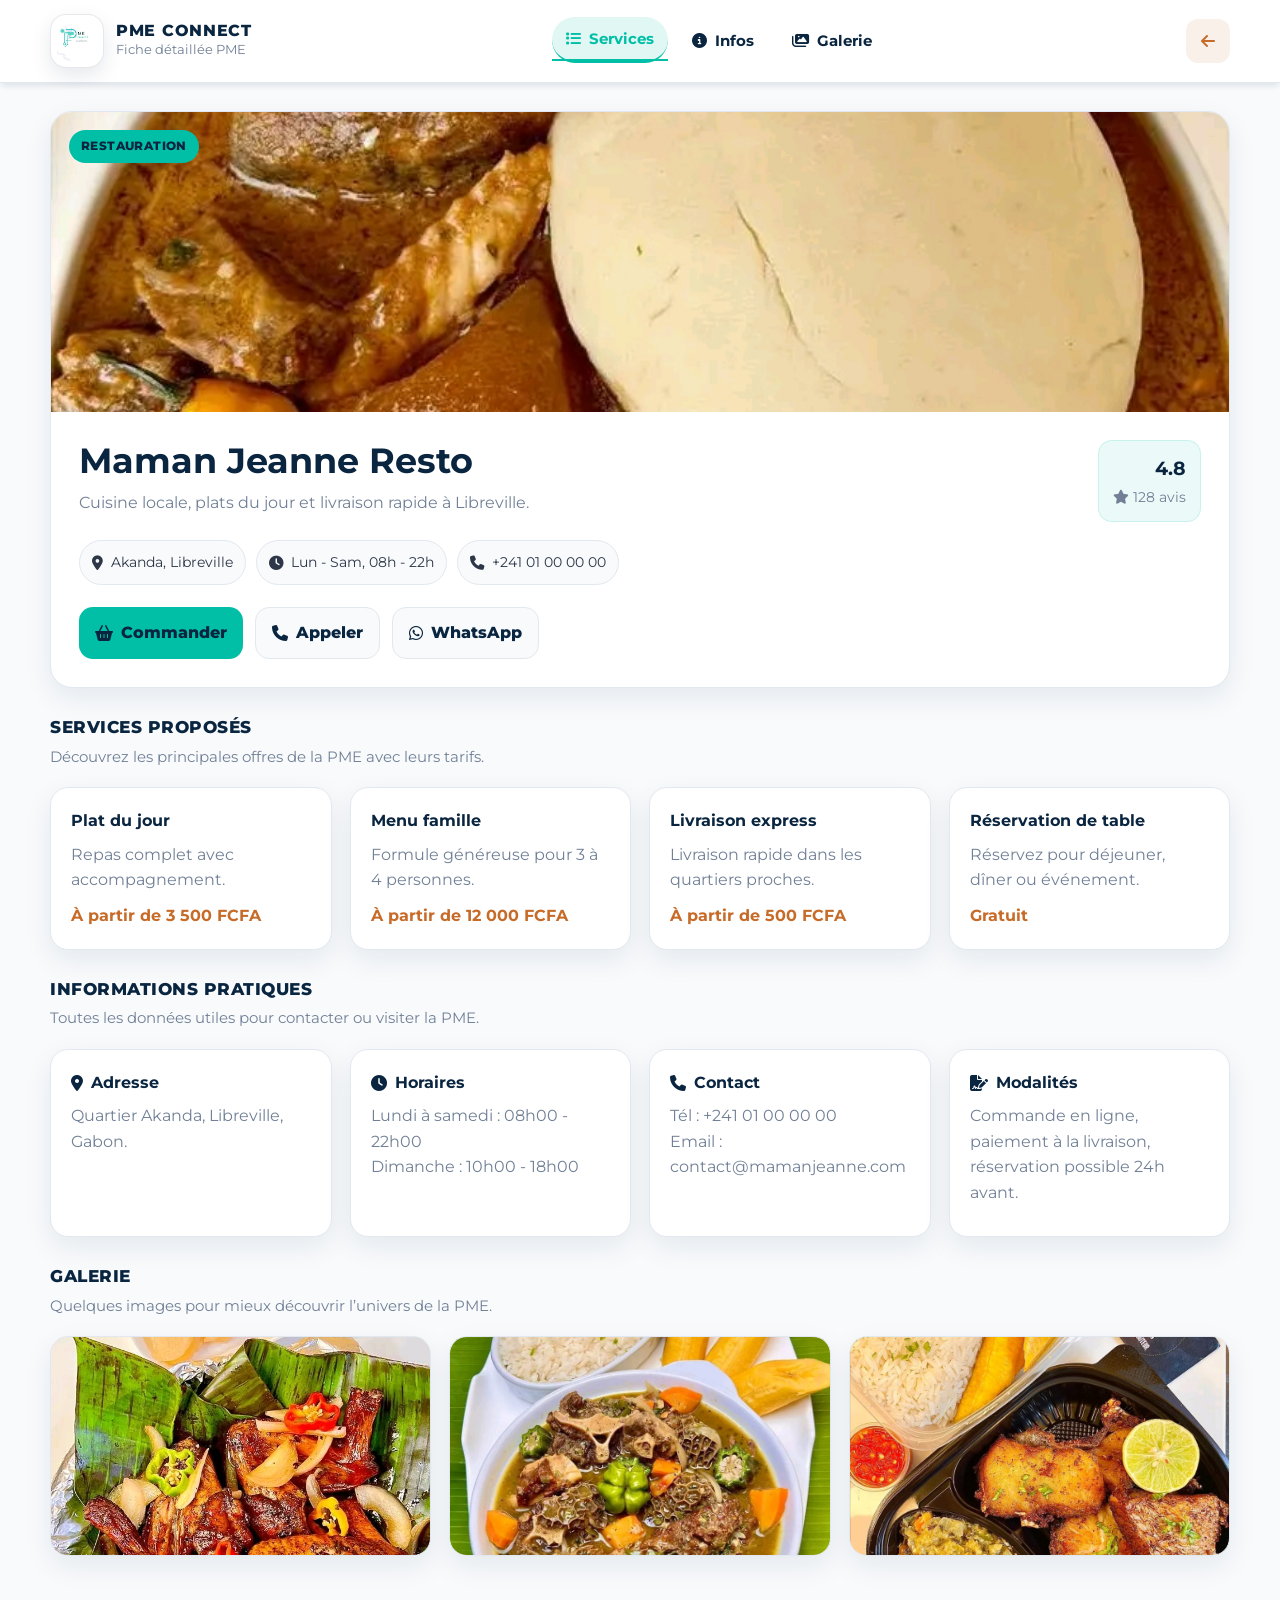
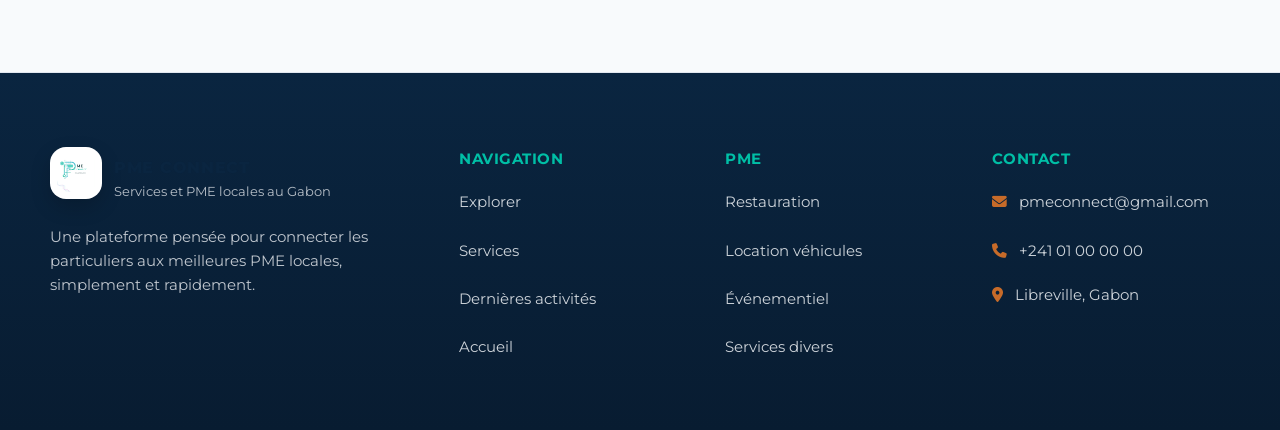
<file: restaurant.html>
<!DOCTYPE html>
<html lang="fr">
<head>
    <meta charset="UTF-8">
    <meta name="viewport" content="width=device-width, initial-scale=1.0">
    <title>Fiche PME - PME CONNECT</title>
    <link rel="preconnect" href="https://fonts.googleapis.com">
    <link rel="preconnect" href="https://fonts.gstatic.com" crossorigin>
    <link href="https://fonts.googleapis.com/css2?family=Plus+Jakarta+Sans:wght@400;500;600;700;800&display=swap" rel="stylesheet">
    <link rel="stylesheet" href="css/style.css">
    <link rel="stylesheet" href="https://cdnjs.cloudflare.com/ajax/libs/font-awesome/6.4.0/css/all.min.css">
</head>
<body class="client-body">

    <header class="navbar">
        <div class="container nav-container">
            <a href="client.html" class="brand-client">
                <img src="assets/images/logo1.jpeg" alt="PME CONNECT" class="brand-client-logo">
                <div class="brand-client-text">
                    <span>PME CONNECT</span>
                    <small>Fiche détaillée PME</small>
                </div>
            </a>

            <nav class="nav-links" aria-label="Navigation page PME">
                <a href="#services" class="active"><i class="fa-solid fa-list"></i> Services</a>
                <a href="#infos"><i class="fa-solid fa-circle-info"></i> Infos</a>
                <a href="#galerie"><i class="fa-solid fa-images"></i> Galerie</a>
            </nav>

            <a href="client.html" class="btn-logout-client" title="Retour">
                <i class="fa-solid fa-arrow-left"></i>
            </a>
        </div>
    </header>

    <main class="container pme-detail-main">
        <section class="pme-hero-card">
            <div class="pme-hero-image pme-hero-resto">
                <span class="hero-badge">Restauration</span>
            </div>

            <div class="pme-hero-content">
                <div class="pme-title-row">
                    <div>
                        <h1>Maman Jeanne Resto</h1>
                        <p class="pme-subtitle">
                            Cuisine locale, plats du jour et livraison rapide à Libreville.
                        </p>
                    </div>
                    <div class="pme-rating">
                        <strong>4.8</strong>
                        <span><i class="fa-solid fa-star"></i> 128 avis</span>
                    </div>
                </div>

                <div class="pme-summary-pills">
                    <span><i class="fa-solid fa-location-dot"></i> Akanda, Libreville</span>
                    <span><i class="fa-solid fa-clock"></i> Lun - Sam, 08h - 22h</span>
                    <span><i class="fa-solid fa-phone"></i> +241 01 00 00 00</span>
                </div>

                <div class="pme-hero-actions">
                    <a href="#" class="btn-primary-client"><i class="fa-solid fa-basket-shopping"></i> Commander</a>
                    <a href="#" class="btn-secondary-client"><i class="fa-solid fa-phone"></i> Appeler</a>
                    <a href="#" class="btn-secondary-client"><i class="fa-brands fa-whatsapp"></i> WhatsApp</a>
                </div>
            </div>
        </section>

        <section class="pme-section" id="services">
            <div class="section-head">
                <h2 class="hub-section-title">Services proposés</h2>
                <p>Découvrez les principales offres de la PME avec leurs tarifs.</p>
            </div>

            <div class="pme-services-grid">
                <article class="mini-service-card">
                    <h3>Plat du jour</h3>
                    <p>Repas complet avec accompagnement.</p>
                    <strong>À partir de 3 500 FCFA</strong>
                </article>

                <article class="mini-service-card">
                    <h3>Menu famille</h3>
                    <p>Formule généreuse pour 3 à 4 personnes.</p>
                    <strong>À partir de 12 000 FCFA</strong>
                </article>

                <article class="mini-service-card">
                    <h3>Livraison express</h3>
                    <p>Livraison rapide dans les quartiers proches.</p>
                    <strong>À partir de 500 FCFA</strong>
                </article>

                <article class="mini-service-card">
                    <h3>Réservation de table</h3>
                    <p>Réservez pour déjeuner, dîner ou événement.</p>
                    <strong>Gratuit</strong>
                </article>
            </div>
        </section>

        <section class="pme-section" id="infos">
            <div class="section-head">
                <h2 class="hub-section-title">Informations pratiques</h2>
                <p>Toutes les données utiles pour contacter ou visiter la PME.</p>
            </div>

            <div class="pme-info-grid">
                <div class="info-block-card">
                    <h3><i class="fa-solid fa-location-dot"></i> Adresse</h3>
                    <p>Quartier Akanda, Libreville, Gabon.</p>
                </div>

                <div class="info-block-card">
                    <h3><i class="fa-solid fa-clock"></i> Horaires</h3>
                    <p>Lundi à samedi : 08h00 - 22h00<br>Dimanche : 10h00 - 18h00</p>
                </div>

                <div class="info-block-card">
                    <h3><i class="fa-solid fa-phone"></i> Contact</h3>
                    <p>Tél : +241 01 00 00 00<br>Email : contact@mamanjeanne.com</p>
                </div>

                <div class="info-block-card">
                    <h3><i class="fa-solid fa-file-signature"></i> Modalités</h3>
                    <p>Commande en ligne, paiement à la livraison, réservation possible 24h avant.</p>
                </div>
            </div>
        </section>

        <section class="pme-section" id="galerie">
            <div class="section-head">
                <h2 class="hub-section-title">Galerie</h2>
                <p>Quelques images pour mieux découvrir l’univers de la PME.</p>
            </div>

            <div class="pme-gallery-grid">
                <div class="gallery-card gallery-1"></div>
                <div class="gallery-card gallery-2"></div>
                <div class="gallery-card gallery-3"></div>
            </div>
        </section>
    </main>
<footer class="site-footer">
    <div class="container footer-container">
        <div class="footer-brand">
            <a href="index.html" class="footer-logo-link">
                <img src="assets/images/logo1.jpeg" alt="PME CONNECT" class="footer-logo">
                <div class="footer-brand-text">
                    <strong>PME CONNECT</strong>
                    <span>Services et PME locales au Gabon</span>
                </div>
            </a>
            <p>
                Une plateforme pensée pour connecter les particuliers aux meilleures PME locales, simplement et rapidement.
            </p>
        </div>

        <div class="footer-column">
            <h4>Navigation</h4>
            <a href="client.html">Explorer</a>
            <a href="client.html#services">Services</a>
            <a href="client.html#actus">Dernières activités</a>
            <a href="index.html">Accueil</a>
        </div>

        <div class="footer-column">
            <h4>PME</h4>
            <a href="restaurant-menu.html">Restauration</a>
            <a href="vehicules.html">Location véhicules</a>
            <a href="evenementiel.html">Événementiel</a>
            <a href="services-divers.html">Services divers</a>
        </div>

        <div class="footer-column">
            <h4>Contact</h4>
            <a href="mailto:pmeconnect@gmail.com"><i class="fa-solid fa-envelope"></i> pmeconnect@gmail.com</a>
            <a href="tel:+24101000000"><i class="fa-solid fa-phone"></i> +241 01 00 00 00</a>
            <span><i class="fa-solid fa-location-dot"></i> Libreville, Gabon</span>
        </div>
    </div>
</footer>
</body>
</html>
</file>
<file: css/style.css>
/* ==========================================================================
   INDEX CENTRALISATEUR CSS - PME CONNECT
   ========================================================================== */

@import url('global.css');
@import url('index.css');
@import url('auth.css');
@import url('dashboard.css');
@import url('client.css'); 
@import url('restaurant.css');
</file>
